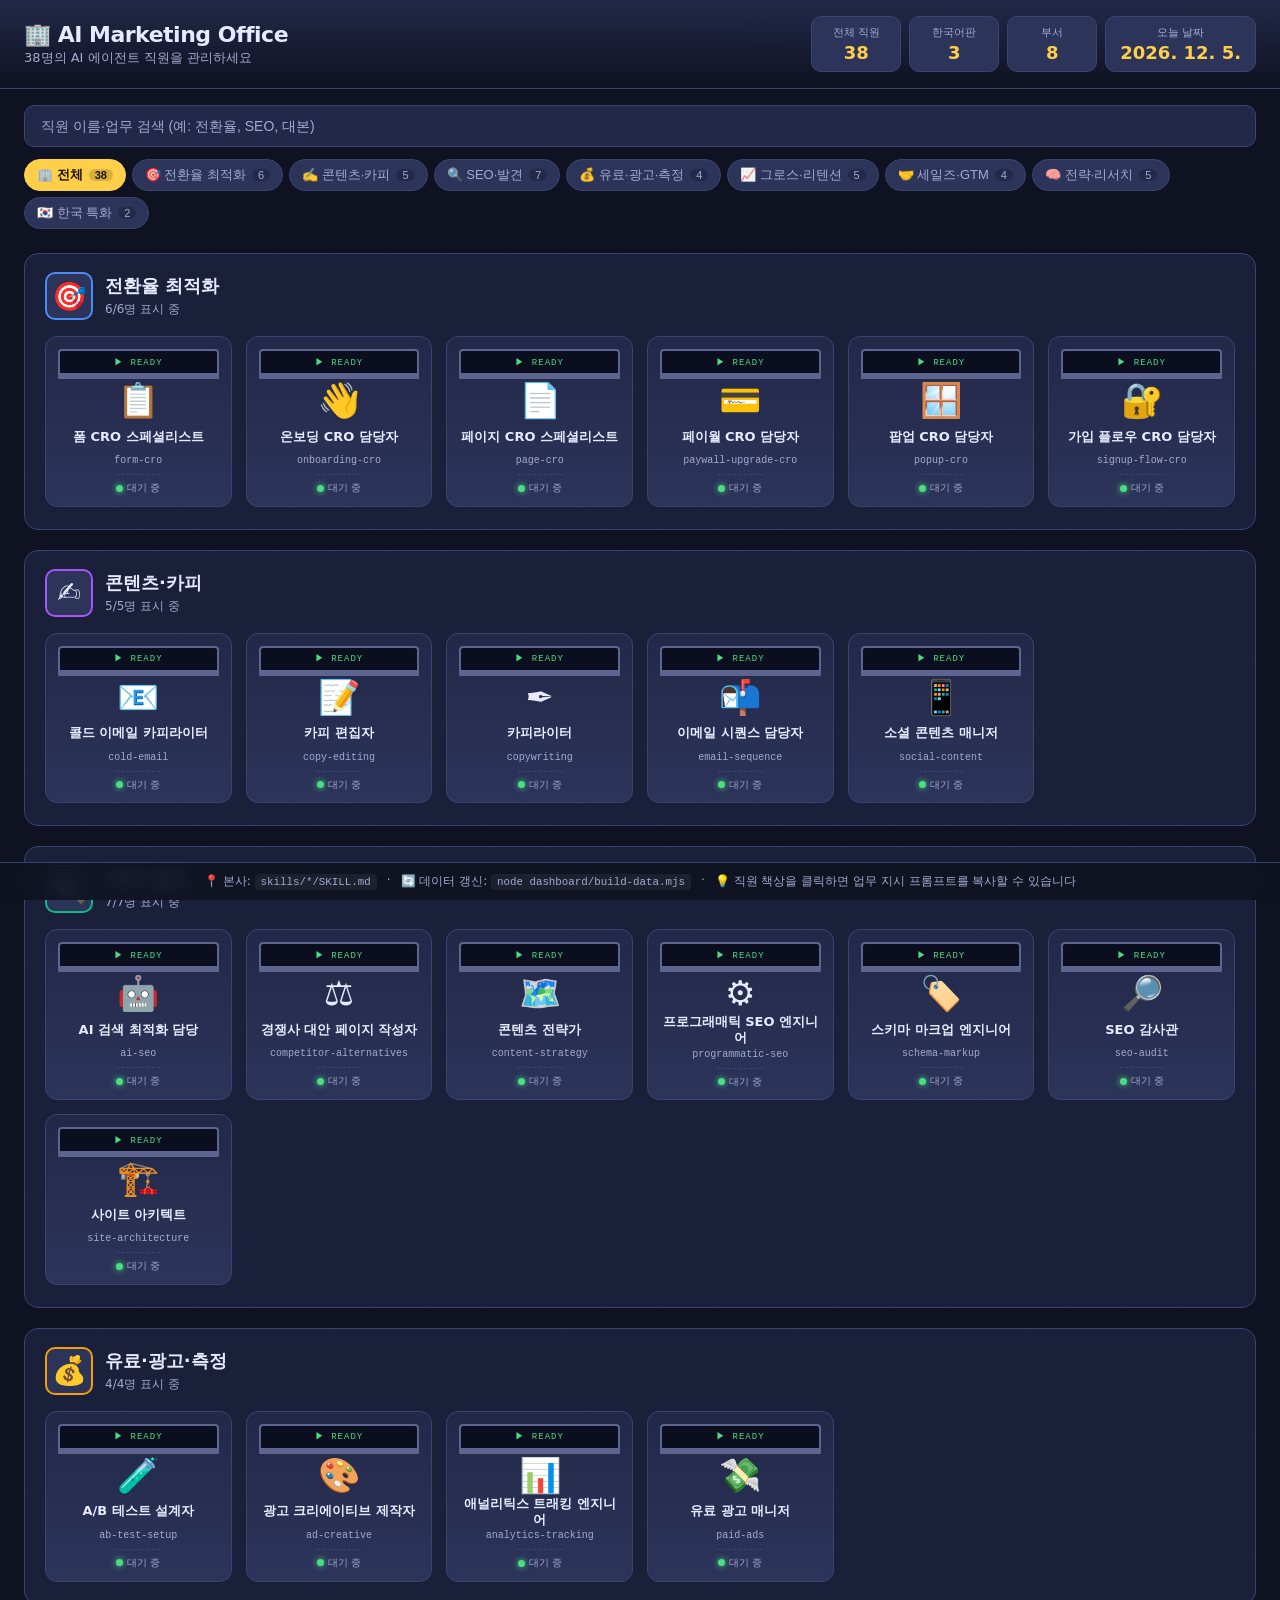
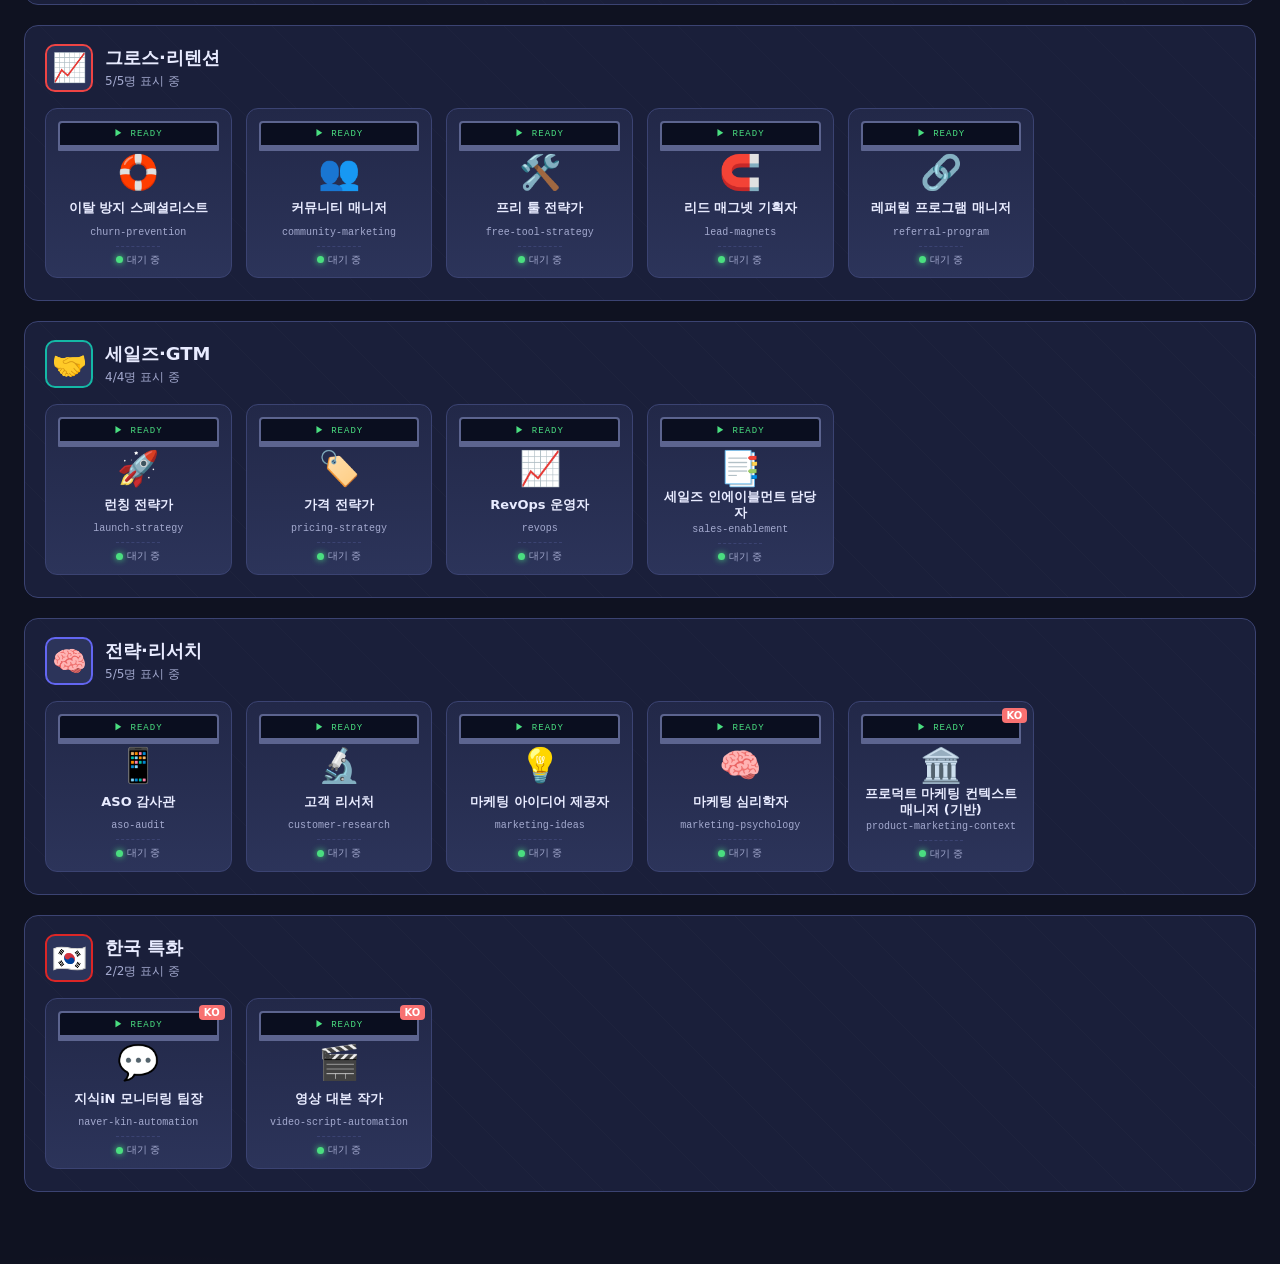
<file: dashboard/index.html>
<!DOCTYPE html>
<html lang="ko">
<head>
  <meta charset="UTF-8" />
  <meta name="viewport" content="width=device-width, initial-scale=1" />
  <title>AI Marketing Office — 타이쿤 대시보드</title>
  <link rel="icon" href='data:image/svg+xml;utf8,<svg xmlns="http://www.w3.org/2000/svg" viewBox="0 0 64 64"><text y="52" font-size="52">🏢</text></svg>' />
  <link rel="stylesheet" href="./style.css" />
</head>
<body>
  <header class="topbar">
    <div class="topbar__left">
      <h1 class="logo">🏢 AI Marketing Office</h1>
      <span class="tagline">38명의 AI 에이전트 직원을 관리하세요</span>
    </div>
    <div class="topbar__right">
      <div class="stat">
        <span class="stat__label">전체 직원</span>
        <span class="stat__value" id="stat-total">—</span>
      </div>
      <div class="stat">
        <span class="stat__label">한국어판</span>
        <span class="stat__value" id="stat-ko">—</span>
      </div>
      <div class="stat">
        <span class="stat__label">부서</span>
        <span class="stat__value" id="stat-dept">—</span>
      </div>
      <div class="stat">
        <span class="stat__label">오늘 날짜</span>
        <span class="stat__value" id="stat-date">—</span>
      </div>
    </div>
  </header>

  <section class="controls">
    <input type="search" id="search" class="search" placeholder="직원 이름·업무 검색 (예: 전환율, SEO, 대본)" />
    <div class="filter-bar" id="filter-bar"></div>
  </section>

  <main class="office" id="office"></main>

  <footer class="footer">
    <span>📍 본사: <code>skills/*/SKILL.md</code></span>
    <span>·</span>
    <span>🔄 데이터 갱신: <code>node dashboard/build-data.mjs</code></span>
    <span>·</span>
    <span>💡 직원 책상을 클릭하면 업무 지시 프롬프트를 복사할 수 있습니다</span>
  </footer>

  <!-- Modal -->
  <div class="modal" id="modal" hidden>
    <div class="modal__backdrop" data-close></div>
    <div class="modal__card" role="dialog" aria-modal="true" aria-labelledby="modal-title">
      <button class="modal__close" data-close aria-label="닫기">✕</button>
      <div class="modal__header">
        <div class="modal__avatar" id="modal-avatar">🧑‍💼</div>
        <div>
          <h2 id="modal-title">—</h2>
          <p class="modal__subtitle" id="modal-subtitle">—</p>
          <div class="modal__badges" id="modal-badges"></div>
        </div>
      </div>

      <section class="modal__section">
        <h3>📋 어떤 일을 하는가</h3>
        <p id="modal-role">—</p>
      </section>

      <section class="modal__section">
        <h3>🎯 언제 호출되는가 (description)</h3>
        <p id="modal-description" class="modal__description">—</p>
      </section>

      <section class="modal__section">
        <h3>💬 업무 지시 템플릿</h3>
        <p class="modal__hint">아래 버튼을 눌러 복사한 뒤 Claude Code에 붙여넣으세요. 이 직원이 자동 호출됩니다.</p>
        <pre id="modal-prompt"></pre>
        <button class="btn btn--primary" id="btn-copy">📋 프롬프트 복사</button>
        <span class="copy-status" id="copy-status"></span>
      </section>

      <section class="modal__section">
        <h3>📂 원본 파일</h3>
        <ul class="filelist" id="modal-files"></ul>
      </section>
    </div>
  </div>

  <script src="./app.js"></script>
</body>
</html>
</file>
<file: dashboard/style.css>
/* ---------- Design tokens ---------- */
:root {
  --bg: #0f1221;
  --bg-soft: #1a1f3a;
  --surface: #222848;
  --surface-2: #2c345a;
  --border: #3b4372;
  --text: #e8ebff;
  --text-muted: #a4aacf;
  --accent: #ffcf4a;
  --success: #4ade80;
  --warning: #fbbf24;
  --danger: #f87171;
  --radius: 10px;
  --shadow: 0 6px 16px rgba(0, 0, 0, 0.35);
}

* { box-sizing: border-box; }

body {
  margin: 0;
  font-family: 'Pretendard', 'Noto Sans KR', -apple-system, BlinkMacSystemFont, 'Segoe UI', system-ui, sans-serif;
  background:
    radial-gradient(1200px 600px at 80% -10%, rgba(76, 139, 245, 0.18), transparent 60%),
    radial-gradient(1000px 500px at 10% 110%, rgba(220, 38, 38, 0.15), transparent 60%),
    var(--bg);
  color: var(--text);
  min-height: 100vh;
  padding-bottom: 48px;
}

code { font-family: ui-monospace, Menlo, Consolas, monospace; font-size: 0.9em; background: rgba(255,255,255,0.06); padding: 2px 6px; border-radius: 4px; }

/* ---------- Top bar ---------- */
.topbar {
  display: flex;
  justify-content: space-between;
  align-items: center;
  padding: 16px 24px;
  background: linear-gradient(180deg, var(--surface) 0%, rgba(34, 40, 72, 0) 100%);
  border-bottom: 1px solid var(--border);
  flex-wrap: wrap;
  gap: 16px;
}

.logo { margin: 0; font-size: 22px; letter-spacing: -0.5px; }
.tagline { display: block; font-size: 13px; color: var(--text-muted); margin-top: 2px; }

.topbar__right { display: flex; gap: 8px; flex-wrap: wrap; }
.stat {
  background: var(--surface-2);
  border: 1px solid var(--border);
  border-radius: var(--radius);
  padding: 8px 14px;
  min-width: 90px;
  text-align: center;
}
.stat__label { display: block; font-size: 11px; color: var(--text-muted); margin-bottom: 2px; }
.stat__value { display: block; font-size: 18px; font-weight: 700; color: var(--accent); }

/* ---------- Controls ---------- */
.controls {
  padding: 16px 24px 0;
  display: flex;
  flex-direction: column;
  gap: 12px;
}

.search {
  width: 100%;
  padding: 12px 16px;
  background: var(--surface);
  border: 1px solid var(--border);
  border-radius: var(--radius);
  color: var(--text);
  font-size: 14px;
  outline: none;
}
.search:focus { border-color: var(--accent); }
.search::placeholder { color: var(--text-muted); }

.filter-bar { display: flex; flex-wrap: wrap; gap: 6px; }
.filter-chip {
  padding: 6px 12px;
  background: var(--surface-2);
  border: 1px solid var(--border);
  border-radius: 999px;
  color: var(--text-muted);
  font-size: 13px;
  cursor: pointer;
  transition: all 0.15s;
  user-select: none;
}
.filter-chip:hover { border-color: var(--accent); color: var(--text); }
.filter-chip.active {
  background: var(--accent);
  color: #1a1206;
  border-color: var(--accent);
  font-weight: 600;
}
.filter-chip .count {
  display: inline-block;
  margin-left: 6px;
  padding: 0 6px;
  background: rgba(0, 0, 0, 0.2);
  border-radius: 8px;
  font-size: 11px;
}
.filter-chip.active .count { background: rgba(0, 0, 0, 0.15); }

/* ---------- Office layout ---------- */
.office {
  padding: 24px;
  display: flex;
  flex-direction: column;
  gap: 20px;
}

.department {
  background: var(--bg-soft);
  border: 1px solid var(--border);
  border-radius: 14px;
  padding: 18px 20px 22px;
  position: relative;
  overflow: hidden;
}

.department::before {
  content: '';
  position: absolute;
  inset: 0;
  background:
    repeating-linear-gradient(
      45deg,
      transparent 0px,
      transparent 40px,
      rgba(255, 255, 255, 0.015) 40px,
      rgba(255, 255, 255, 0.015) 41px
    );
  pointer-events: none;
}

.department__header {
  display: flex;
  align-items: center;
  gap: 12px;
  margin-bottom: 16px;
  position: relative;
}
.department__icon {
  font-size: 28px;
  width: 48px;
  height: 48px;
  display: flex;
  align-items: center;
  justify-content: center;
  background: var(--surface-2);
  border-radius: 10px;
  border: 2px solid var(--dept-color);
}
.department__title { margin: 0; font-size: 18px; }
.department__sub { color: var(--text-muted); font-size: 12px; }

.desks {
  display: grid;
  grid-template-columns: repeat(auto-fill, minmax(180px, 1fr));
  gap: 14px;
  position: relative;
}

/* ---------- Employee desk ---------- */
.desk {
  background: linear-gradient(180deg, var(--surface) 0%, var(--surface-2) 100%);
  border: 1px solid var(--border);
  border-radius: 12px;
  padding: 12px 12px 10px;
  text-align: center;
  cursor: pointer;
  transition: transform 0.12s, border-color 0.12s, box-shadow 0.12s;
  position: relative;
  overflow: hidden;
}
.desk:hover,
.desk:focus-visible {
  transform: translateY(-3px);
  border-color: var(--dept-color, var(--accent));
  box-shadow: 0 10px 24px rgba(0, 0, 0, 0.35);
  outline: none;
}
.desk:focus-visible {
  outline: 2px solid var(--accent);
  outline-offset: 2px;
}

/* Keyboard focus outline for other interactive elements */
.filter-chip:focus-visible,
.btn:focus-visible,
.modal__close:focus-visible {
  outline: 2px solid var(--accent);
  outline-offset: 2px;
}

.desk__monitor {
  width: 100%;
  height: 30px;
  background: #0a0e1f;
  border: 2px solid #5c648f;
  border-bottom: 6px solid #5c648f;
  border-radius: 4px 4px 1px 1px;
  margin-bottom: -2px;
  display: flex;
  align-items: center;
  justify-content: center;
  color: var(--success);
  font-family: ui-monospace, monospace;
  font-size: 9px;
  letter-spacing: 1px;
}
.desk__monitor::before { content: '▶ READY'; }

.desk__avatar {
  font-size: 34px;
  line-height: 1;
  margin: 6px 0 4px;
}

.desk__name {
  font-size: 13px;
  font-weight: 600;
  color: var(--text);
  line-height: 1.25;
  margin: 4px 0 2px;
  min-height: 32px;
  display: flex;
  align-items: center;
  justify-content: center;
}

.desk__id {
  font-family: ui-monospace, monospace;
  font-size: 10px;
  color: var(--text-muted);
  margin-bottom: 8px;
}

.desk__status {
  display: inline-flex;
  align-items: center;
  gap: 4px;
  font-size: 10px;
  color: var(--text-muted);
  padding-top: 6px;
  border-top: 1px dashed var(--border);
}
.desk__status::before {
  content: '';
  width: 7px;
  height: 7px;
  border-radius: 50%;
  background: var(--success);
  box-shadow: 0 0 6px var(--success);
}

.desk__ko {
  position: absolute;
  top: 6px;
  right: 6px;
  font-size: 10px;
  background: var(--danger);
  color: white;
  padding: 2px 5px;
  border-radius: 4px;
  font-weight: 700;
}

.desk--hidden { display: none; }

/* ---------- Modal ---------- */
.modal {
  position: fixed;
  inset: 0;
  z-index: 100;
  display: flex;
  align-items: center;
  justify-content: center;
  padding: 20px;
}
.modal[hidden] { display: none; }

.modal__backdrop {
  position: absolute;
  inset: 0;
  background: rgba(0, 0, 0, 0.65);
  backdrop-filter: blur(4px);
}

.modal__card {
  position: relative;
  background: var(--bg-soft);
  border: 1px solid var(--border);
  border-radius: 16px;
  padding: 24px;
  max-width: 640px;
  width: 100%;
  max-height: 86vh;
  overflow-y: auto;
  box-shadow: var(--shadow);
}

.modal__close {
  position: absolute;
  top: 14px;
  right: 14px;
  background: transparent;
  border: 1px solid var(--border);
  color: var(--text-muted);
  width: 32px;
  height: 32px;
  border-radius: 50%;
  cursor: pointer;
  font-size: 14px;
}
.modal__close:hover { color: var(--text); border-color: var(--text); }

.modal__header {
  display: flex;
  gap: 16px;
  align-items: flex-start;
  margin-bottom: 20px;
  padding-bottom: 20px;
  border-bottom: 1px solid var(--border);
}
.modal__avatar {
  font-size: 56px;
  line-height: 1;
  width: 80px;
  height: 80px;
  display: flex;
  align-items: center;
  justify-content: center;
  background: var(--surface);
  border-radius: 16px;
  flex-shrink: 0;
}

.modal__subtitle { margin: 4px 0 10px; color: var(--text-muted); font-size: 13px; }

.modal__badges { display: flex; gap: 6px; flex-wrap: wrap; }
.badge {
  display: inline-block;
  padding: 3px 8px;
  background: var(--surface);
  border: 1px solid var(--border);
  border-radius: 6px;
  font-size: 11px;
  color: var(--text-muted);
}
.badge--ko { background: var(--danger); color: white; border-color: var(--danger); font-weight: 600; }
.badge--dept { background: var(--surface-2); color: var(--text); }

.modal__section { margin-bottom: 22px; }
.modal__section h3 { margin: 0 0 8px; font-size: 14px; color: var(--accent); }
.modal__section p { margin: 0; font-size: 14px; line-height: 1.55; color: var(--text); }
.modal__description { color: var(--text-muted); font-size: 13px; }

.modal__hint { color: var(--text-muted); font-size: 12px; margin-bottom: 10px !important; }

.modal__section pre {
  background: var(--bg);
  border: 1px solid var(--border);
  border-radius: 8px;
  padding: 12px 14px;
  font-size: 13px;
  color: var(--text);
  overflow-x: auto;
  white-space: pre-wrap;
  word-break: break-word;
  margin: 0 0 12px;
}

.btn {
  padding: 10px 18px;
  border-radius: 8px;
  border: 1px solid var(--border);
  background: var(--surface);
  color: var(--text);
  font-size: 13px;
  font-weight: 600;
  cursor: pointer;
  transition: all 0.12s;
}
.btn:hover { border-color: var(--accent); }
.btn--primary {
  background: var(--accent);
  color: #1a1206;
  border-color: var(--accent);
}
.btn--primary:hover { background: #ffd85f; }

.copy-status {
  display: inline-block;
  margin-left: 12px;
  font-size: 12px;
  color: var(--success);
  opacity: 0;
  transition: opacity 0.2s;
}
.copy-status.visible { opacity: 1; }

.filelist { list-style: none; padding: 0; margin: 0; }
.filelist li { font-family: ui-monospace, monospace; font-size: 12px; color: var(--text-muted); padding: 4px 0; }
.filelist li::before { content: '📄  '; }

/* ---------- Footer ---------- */
.footer {
  position: fixed;
  bottom: 0;
  left: 0;
  right: 0;
  padding: 10px 24px;
  background: rgba(15, 18, 33, 0.9);
  backdrop-filter: blur(8px);
  border-top: 1px solid var(--border);
  font-size: 12px;
  color: var(--text-muted);
  display: flex;
  gap: 10px;
  flex-wrap: wrap;
  justify-content: center;
}

/* ---------- Responsive ---------- */
@media (max-width: 640px) {
  .topbar { flex-direction: column; align-items: flex-start; padding: 14px 16px; }
  .stat { min-width: 62px; padding: 6px 10px; }
  .stat__value { font-size: 16px; }
  .controls { padding: 12px 16px 0; }
  .office { padding: 16px; gap: 14px; }
  .department { padding: 14px 12px 16px; }
  .desks { grid-template-columns: repeat(auto-fill, minmax(120px, 1fr)); gap: 10px; }
  .desk { padding: 10px 8px 8px; }
  .desk__avatar { font-size: 28px; }
  .desk__name { font-size: 12px; min-height: 28px; }
  .desk__id { font-size: 9px; }
  .footer { font-size: 11px; padding: 8px 16px; }
}

@media (max-width: 400px) {
  .desks { grid-template-columns: repeat(2, 1fr); }
}
</file>
